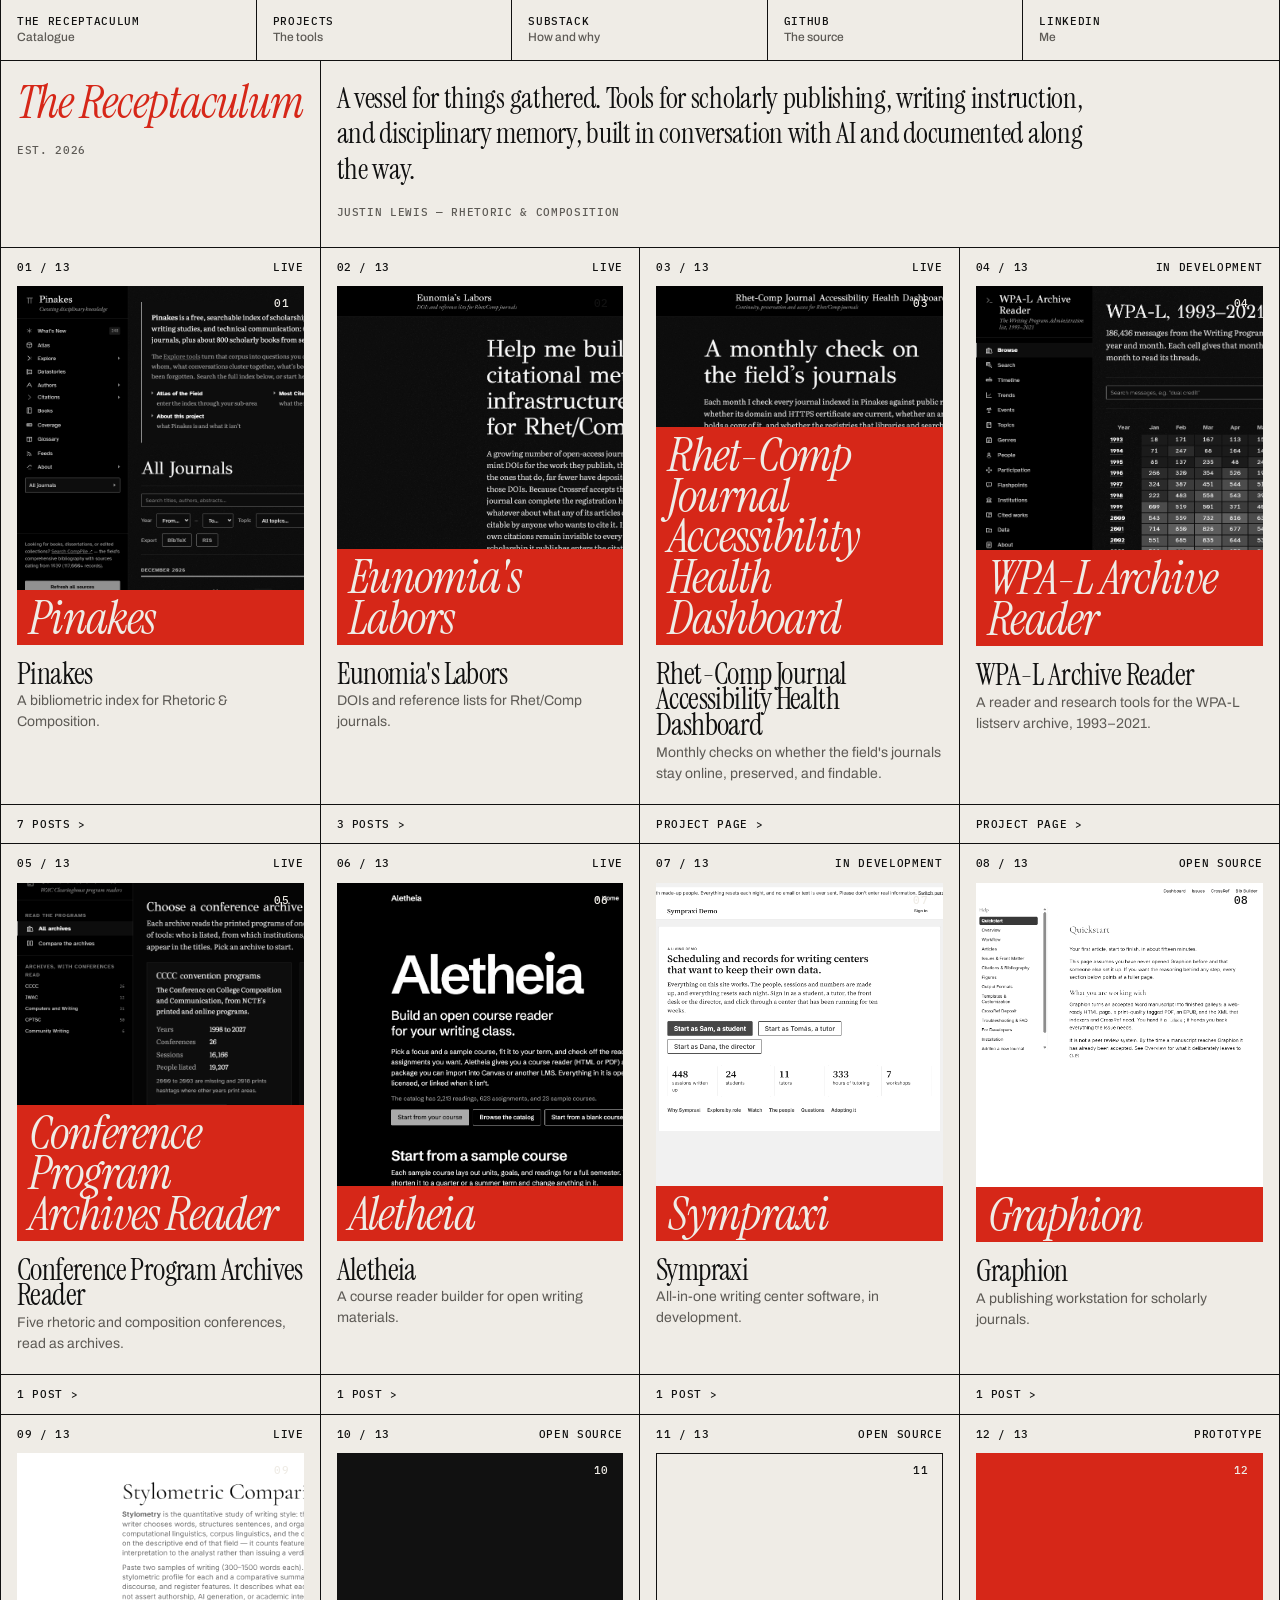
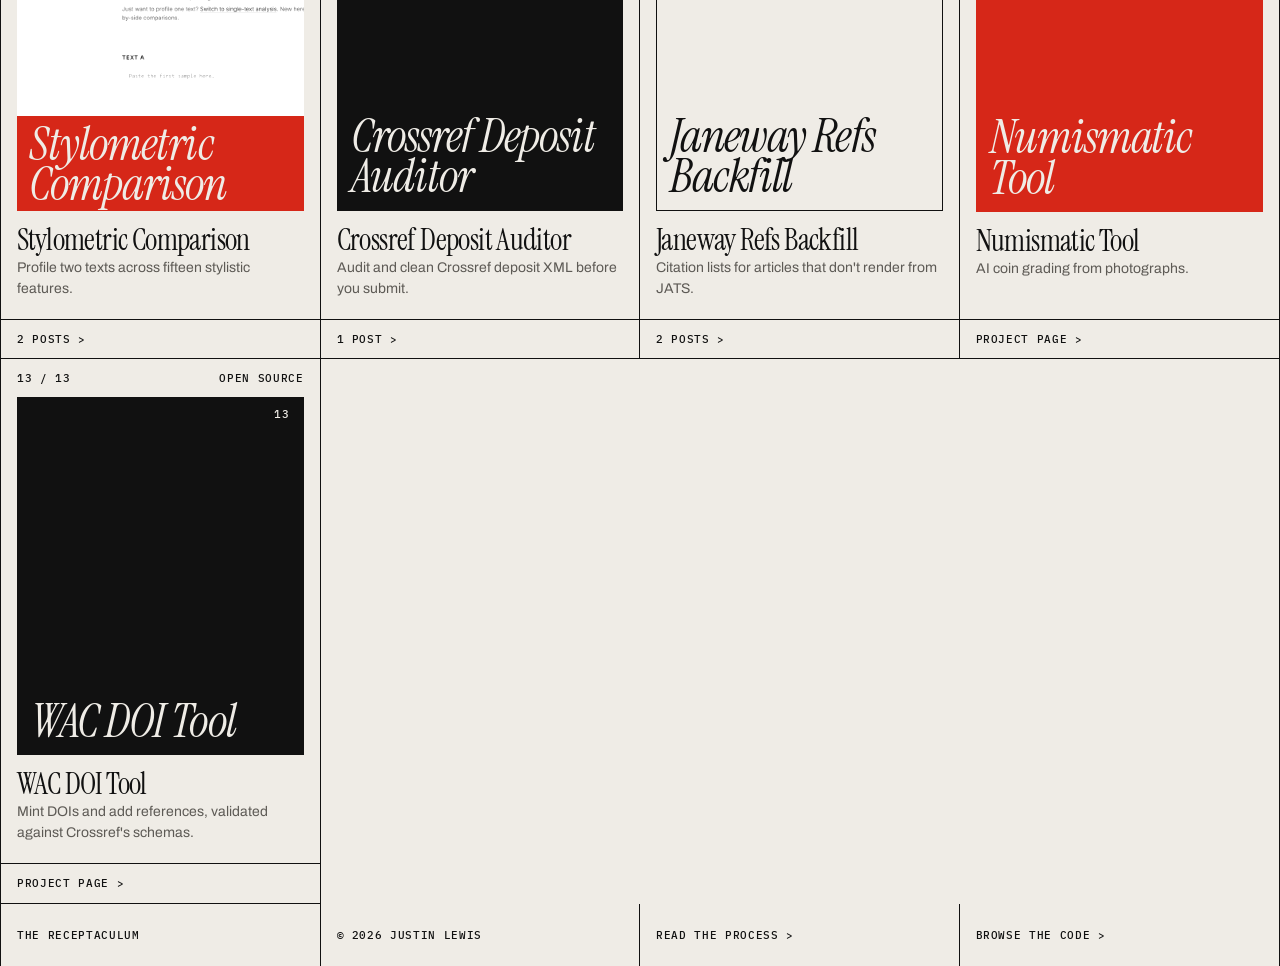
<file: index.html>
<!doctype html>
<html lang="en">
<head>
<meta charset="utf-8">
<meta name="viewport" content="width=device-width,initial-scale=1">
<title>The Receptaculum</title>
<meta name="description" content="Justin Lewis's catalogue of tools built with AI: scholarly infrastructure, writing pedagogy, and publishing.">
<link rel="stylesheet" href="style.css">
</head>
<body>
<div class="wrap">
  <header class="top mono">
    <a href="index.html">The Receptaculum<small>Catalogue</small></a>
    <a href="#projects">Projects<small>The tools</small></a>
    <a id="sub" href="#">Substack<small>How and why</small></a>
    <a id="gh" href="#">GitHub<small>The source</small></a>
    <a id="li" href="#" target="_blank" rel="noopener">LinkedIn<small>Me</small></a>
  </header>
  <section class="hero">
    <div class="id"><h1 class="display">The Receptaculum</h1><div class="label by">Est. 2026</div></div>
    <div><p>A vessel for things gathered. Tools for scholarly publishing, writing instruction, and disciplinary memory, built in conversation with AI and documented along the way.</p>
    <div class="label by">Justin Lewis &mdash; Rhetoric &amp; Composition</div></div>
  </section>
  <main id="projects" class="grid"></main>
  <footer class="mono">
    <div>The Receptaculum</div>
    <div>&copy; 2026 Justin Lewis</div>
    <div><a id="sub2" href="#">Read the process &gt;</a></div>
    <div><a id="gh2" href="#">Browse the code &gt;</a></div>
  </footer>
</div>
<script src="data/projects.js"></script>
<script src="app.js"></script>
<script>renderIndex()</script>
</body>
</html>
</file>
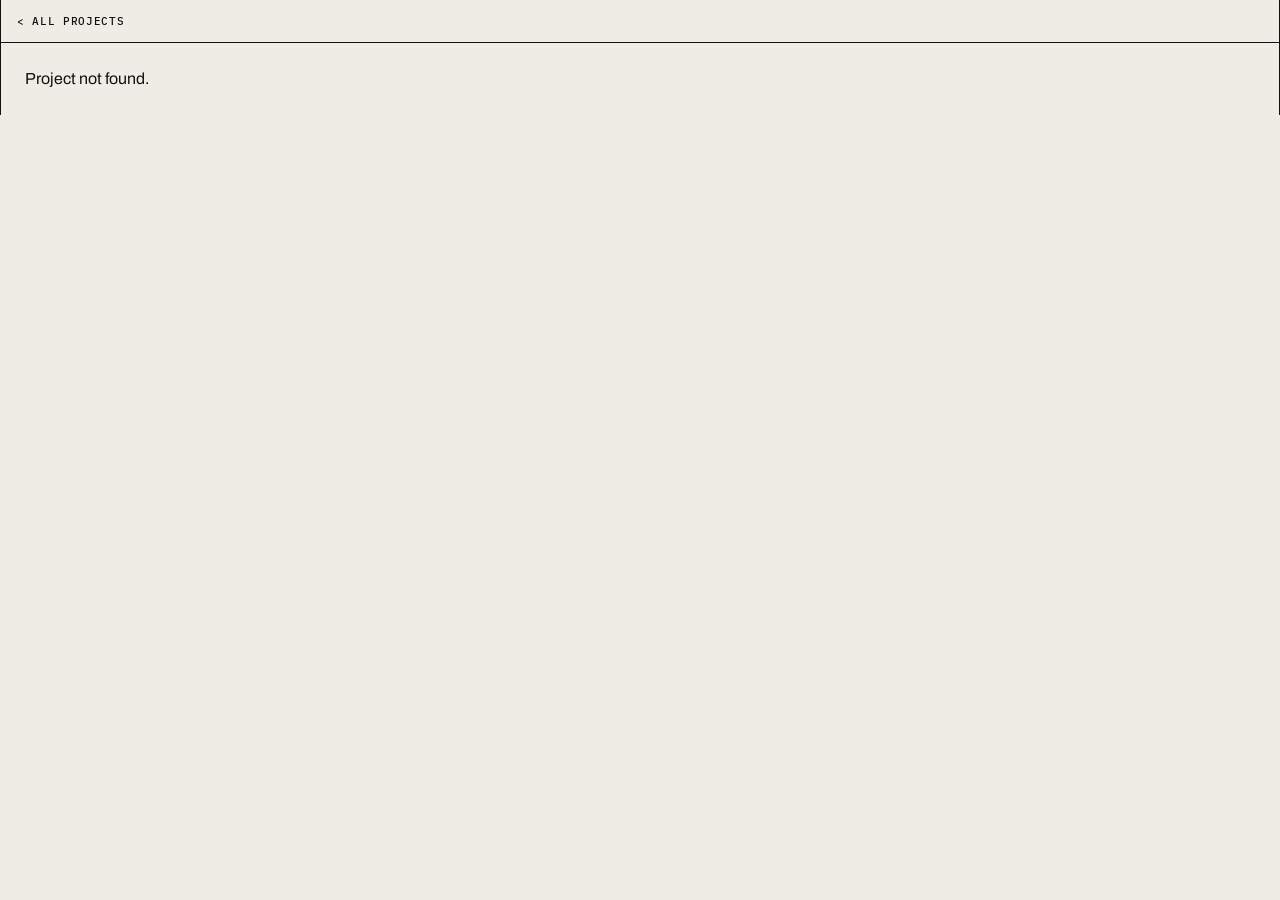
<file: project.html>
<!doctype html>
<html lang="en">
<head>
<meta charset="utf-8">
<meta name="viewport" content="width=device-width,initial-scale=1">
<title>Project &mdash; The Receptaculum</title>
<link rel="stylesheet" href="style.css">
</head>
<body>
<div class="wrap" id="root"></div>
<script src="data/projects.js"></script>
<script src="app.js"></script>
<script>renderProject()</script>
</body>
</html>
</file>
<file: style.css>
@import url("https://fonts.googleapis.com/css2?family=Instrument+Serif:ital@0;1&family=IBM+Plex+Mono:wght@400;500&family=Archivo:wght@400;500;700&display=swap");
:root{--paper:#efece6;--ink:#111;--red:#d62718;--rule:#111;--mute:#5d5a55}
*{box-sizing:border-box;margin:0}
html{background:var(--paper)}
body{background:var(--paper);color:var(--ink);font:400 16px/1.5 Archivo,system-ui,sans-serif;-webkit-font-smoothing:antialiased}
a{color:inherit;text-decoration:none}
.mono,.label{font:500 11px/1.3 "IBM Plex Mono",monospace;text-transform:uppercase;letter-spacing:.06em}
.display{font-family:"Instrument Serif",serif;font-weight:400;letter-spacing:-.02em;line-height:.86}
.wrap{max-width:1600px;margin:0 auto;border-left:1px solid var(--rule);border-right:1px solid var(--rule)}
header.top{display:grid;grid-template-columns:repeat(5,1fr);border-bottom:1px solid var(--rule)}
header.top>*{padding:14px 16px;border-right:1px solid var(--rule)}
header.top>*:last-child{border-right:0}
header.top a:hover{color:var(--red)}
header.top small{display:block;color:var(--mute);font-family:Archivo;text-transform:none;letter-spacing:0;font-size:12px;margin-top:2px}
.hero{display:grid;grid-template-columns:1fr 3fr;border-bottom:1px solid var(--rule)}
.hero>*{padding:20px 16px 28px}
.hero .id{border-right:1px solid var(--rule)}
.hero h1{font-size:clamp(34px,3.6vw,56px);color:var(--red);font-style:italic;line-height:.95}
.hero p{max-width:760px;font-size:clamp(20px,2.3vw,34px);line-height:1.2;font-family:"Instrument Serif",serif;letter-spacing:-.01em}
.hero .by{margin-top:18px;color:var(--mute)}
@media(max-width:700px){.hero{grid-template-columns:1fr}.hero .id{border-right:0;border-bottom:1px solid var(--rule)}}
.grid{display:grid;grid-template-columns:repeat(4,1fr)}
.card{display:flex;flex-direction:column;border-right:1px solid var(--rule);border-bottom:1px solid var(--rule);min-height:520px;background:var(--paper);transition:background .15s}
.card:nth-child(4n){border-right:0}
.card .meta{display:flex;justify-content:space-between;padding:12px 16px}
.card .plate{margin:0 16px;aspect-ratio:4/5;position:relative;overflow:hidden;display:flex;align-items:flex-end;padding:14px}
.card .plate img{position:absolute;inset:0;width:100%;height:100%;object-fit:cover;filter:grayscale(1) contrast(1.15);transition:filter .2s}
.card:hover .plate img{filter:none}
.plate.red{background:var(--red);color:var(--paper)}.plate.ink{background:var(--ink);color:var(--paper)}.plate.paper{background:var(--paper);color:var(--ink);box-shadow:inset 0 0 0 1px var(--ink)}
.plate .t{position:relative;font-size:clamp(34px,3.7vw,68px);font-style:italic;overflow-wrap:break-word;hyphens:none}
.plate .band{background:var(--red);color:var(--paper);padding:8px 12px 6px;margin:-14px;width:calc(100% + 28px)}
.card .plate img{object-position:top left}
.plate .no{position:absolute;top:10px;right:14px;font:500 11px "IBM Plex Mono"}
.card h2{font-size:30px;padding:16px 16px 4px;font-weight:400}
.card p.tag{padding:0 16px 20px;color:var(--mute);font-size:14px;flex:1}
.card .go{padding:12px 16px;border-top:1px solid var(--rule)}
.card:hover{background:var(--ink);color:var(--paper)}.card:hover .go{color:var(--red)}.card:hover p.tag{color:#bbb}
footer{display:grid;grid-template-columns:repeat(4,1fr)}
footer>*{padding:24px 16px;border-right:1px solid var(--rule)}footer>*:last-child{border-right:0}
footer a:hover{color:var(--red)}
.back{padding:14px 16px;border-bottom:1px solid var(--rule);display:block}.back:hover{color:var(--red)}
.p-head{display:grid;grid-template-columns:3fr 1fr;border-bottom:1px solid var(--rule)}
.p-head h1{font-size:clamp(60px,11vw,200px);font-style:italic;padding:28px 16px 20px;color:var(--red);overflow-wrap:anywhere}
.p-head .side{border-left:1px solid var(--rule);padding:16px;display:flex;flex-direction:column;gap:14px}
.p-body{display:grid;grid-template-columns:repeat(4,1fr)}
.p-body>section{padding:20px 16px 32px;border-right:1px solid var(--rule);border-bottom:1px solid var(--rule)}.p-body>section:last-child{border-right:0}
.p-body .lead{grid-column:span 2;font-size:clamp(18px,1.8vw,24px);line-height:1.35}
.p-body .lead .display{font-size:clamp(40px,4.5vw,72px);line-height:.95;display:block;margin-bottom:20px}
.shot{aspect-ratio:16/10;margin-top:24px}
.shot img{width:100%;height:100%;object-fit:cover;filter:grayscale(1) contrast(1.1)}
.btn{display:block;border:1px solid var(--ink);padding:12px 14px;margin-top:10px}.btn:hover{background:var(--ink);color:var(--paper)}.btn.red{background:var(--red);border-color:var(--red);color:var(--paper)}.btn.red:hover{background:var(--ink);border-color:var(--ink)}
.posts li{list-style:none;border-top:1px solid var(--rule);padding:12px 0}.posts li:last-child{border-bottom:1px solid var(--rule)}
.posts a{font:400 21px/1.15 "Instrument Serif",serif;display:block;margin-bottom:4px}.posts a:hover{color:var(--red)}
.posts li.feat{background:var(--red);color:var(--paper);margin:0 -16px;padding:12px 16px;border-color:var(--red)}
.posts li.feat a:hover,.posts li.feat .label{color:var(--paper)}
.posts li.feat a:hover{text-decoration:underline}
.tagf{display:inline-block;background:var(--paper);color:var(--red);padding:2px 6px;margin-bottom:8px}
.chips{display:flex;flex-wrap:wrap;gap:6px}.chips span{border:1px solid var(--ink);padding:3px 8px}
.empty{color:var(--mute)}
.pipeline{display:grid;grid-auto-flow:column;grid-auto-columns:1fr;border-bottom:1px solid var(--rule)}
.pipeline span{padding:14px 16px;border-right:1px solid var(--rule)}.pipeline span:last-child{border-right:0;background:var(--red);color:var(--paper)}
.details{display:grid;grid-template-columns:repeat(2,1fr)}
.details section{padding:24px 16px 36px;border-right:1px solid var(--rule);border-bottom:1px solid var(--rule)}.details section:nth-child(2n){border-right:0}
.details .label{color:var(--red);margin-bottom:14px}
.details p{font-size:17px;line-height:1.55;max-width:60ch}
@media(max-width:1000px){.pipeline{grid-auto-flow:row}.pipeline span{border-right:0;border-bottom:1px solid var(--rule)}}
@media(max-width:700px){.details{grid-template-columns:1fr}.details section{border-right:0}}
@media(max-width:1000px){.grid,footer,header.top,.p-body{grid-template-columns:repeat(2,1fr)}
.card:nth-child(4n){border-right:1px solid var(--rule)}.card:nth-child(2n){border-right:0}
.p-body>section:nth-child(2n){border-right:0}.p-body .lead{grid-column:span 2}
header.top>*:nth-child(2),header.top>*:nth-child(4){border-right:0}header.top>*{border-bottom:1px solid var(--rule)}header.top>*:nth-child(5){grid-column:span 2}}
@media(max-width:560px){.grid,footer,header.top,.p-body,.p-head{grid-template-columns:1fr}
.card,.card:nth-child(n){border-right:0;min-height:0}header.top>*,footer>*,.p-body>section{border-right:0}
.p-head .side{border-left:0;border-top:1px solid var(--rule)}.p-body .lead{grid-column:auto}}
</file>
